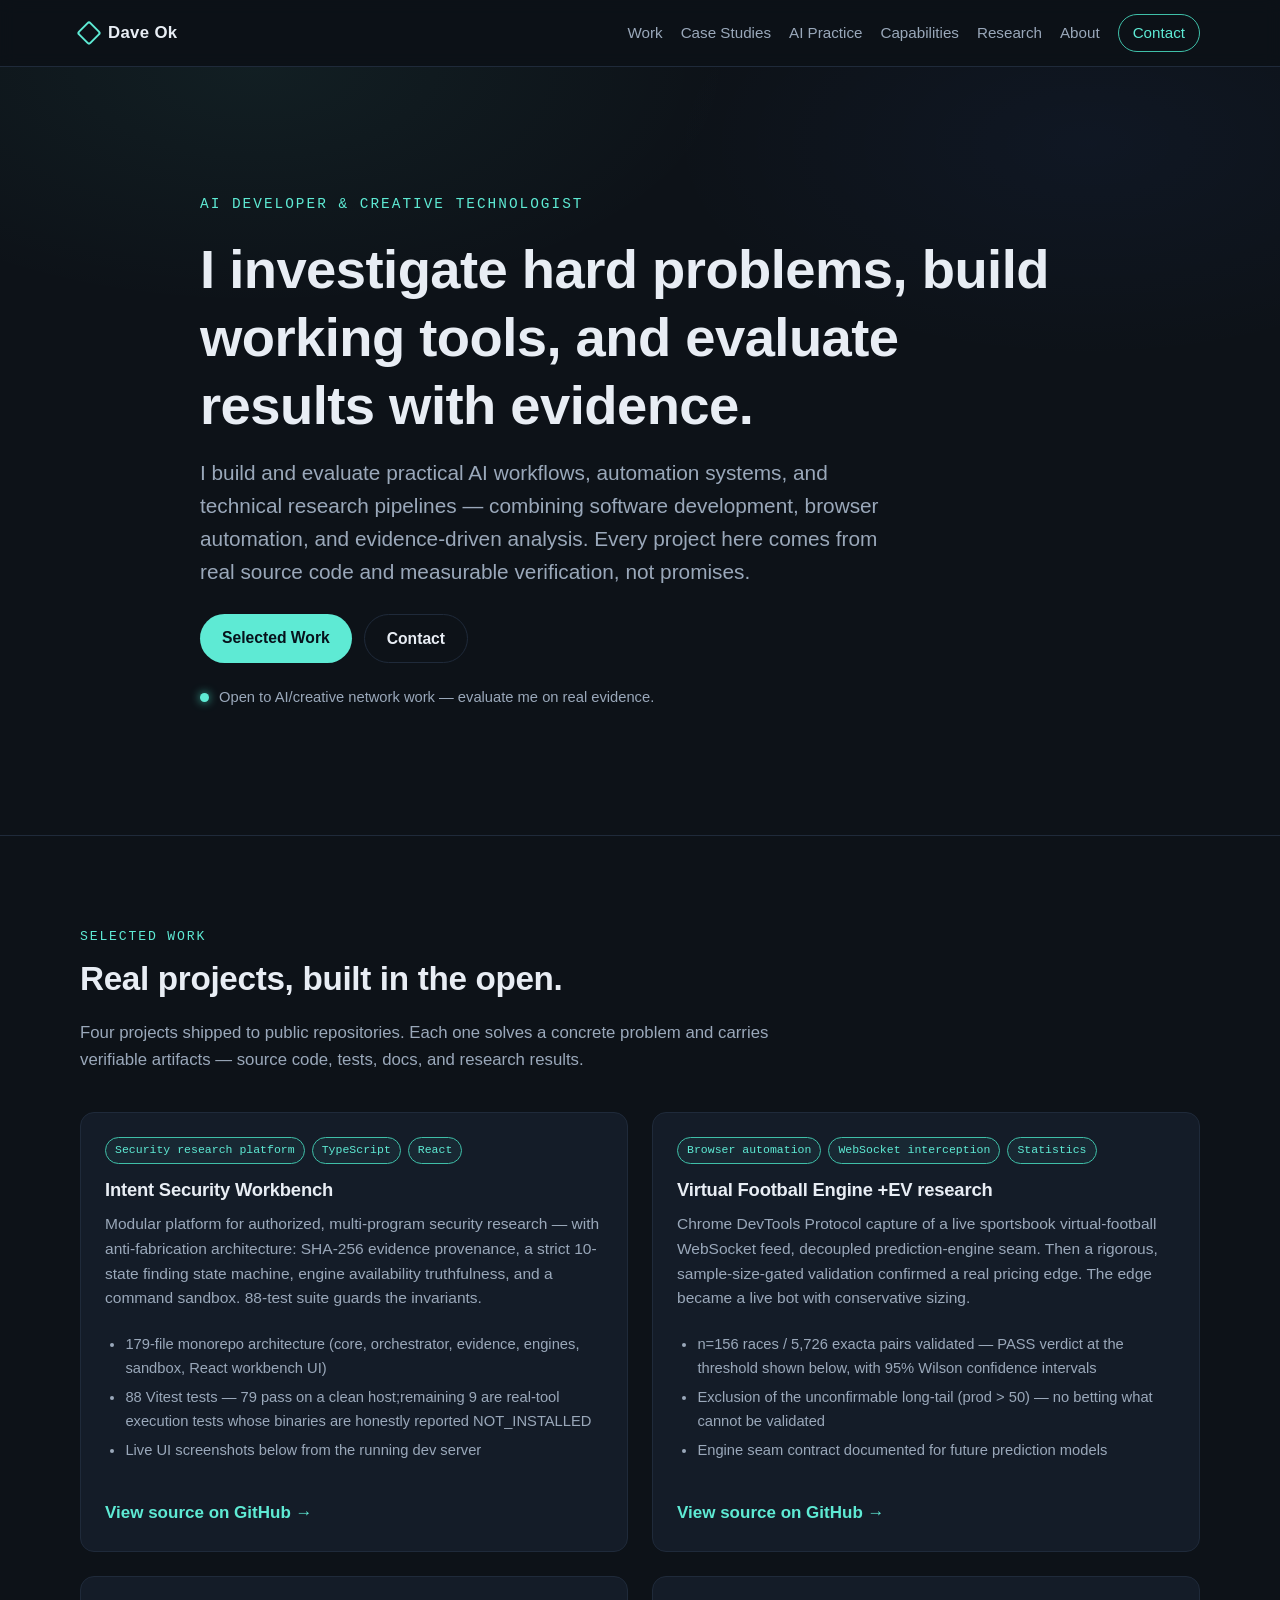
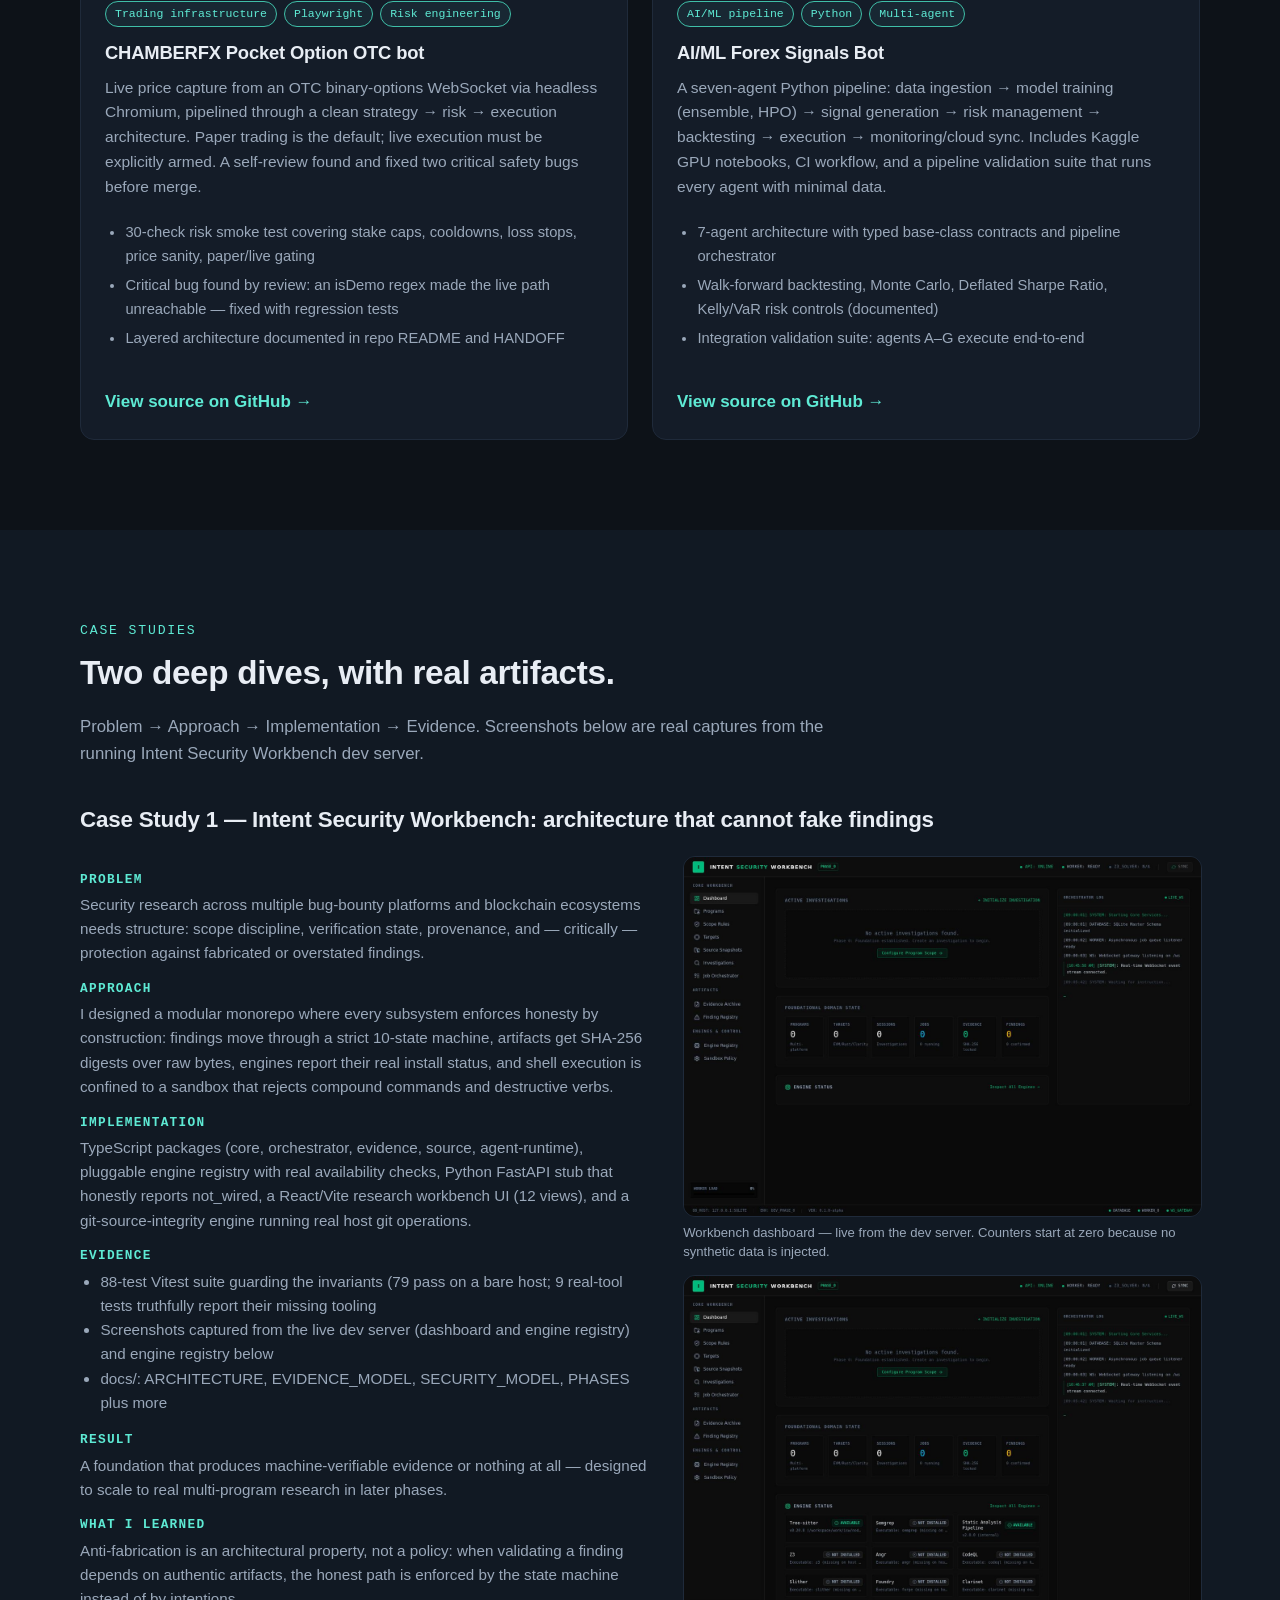
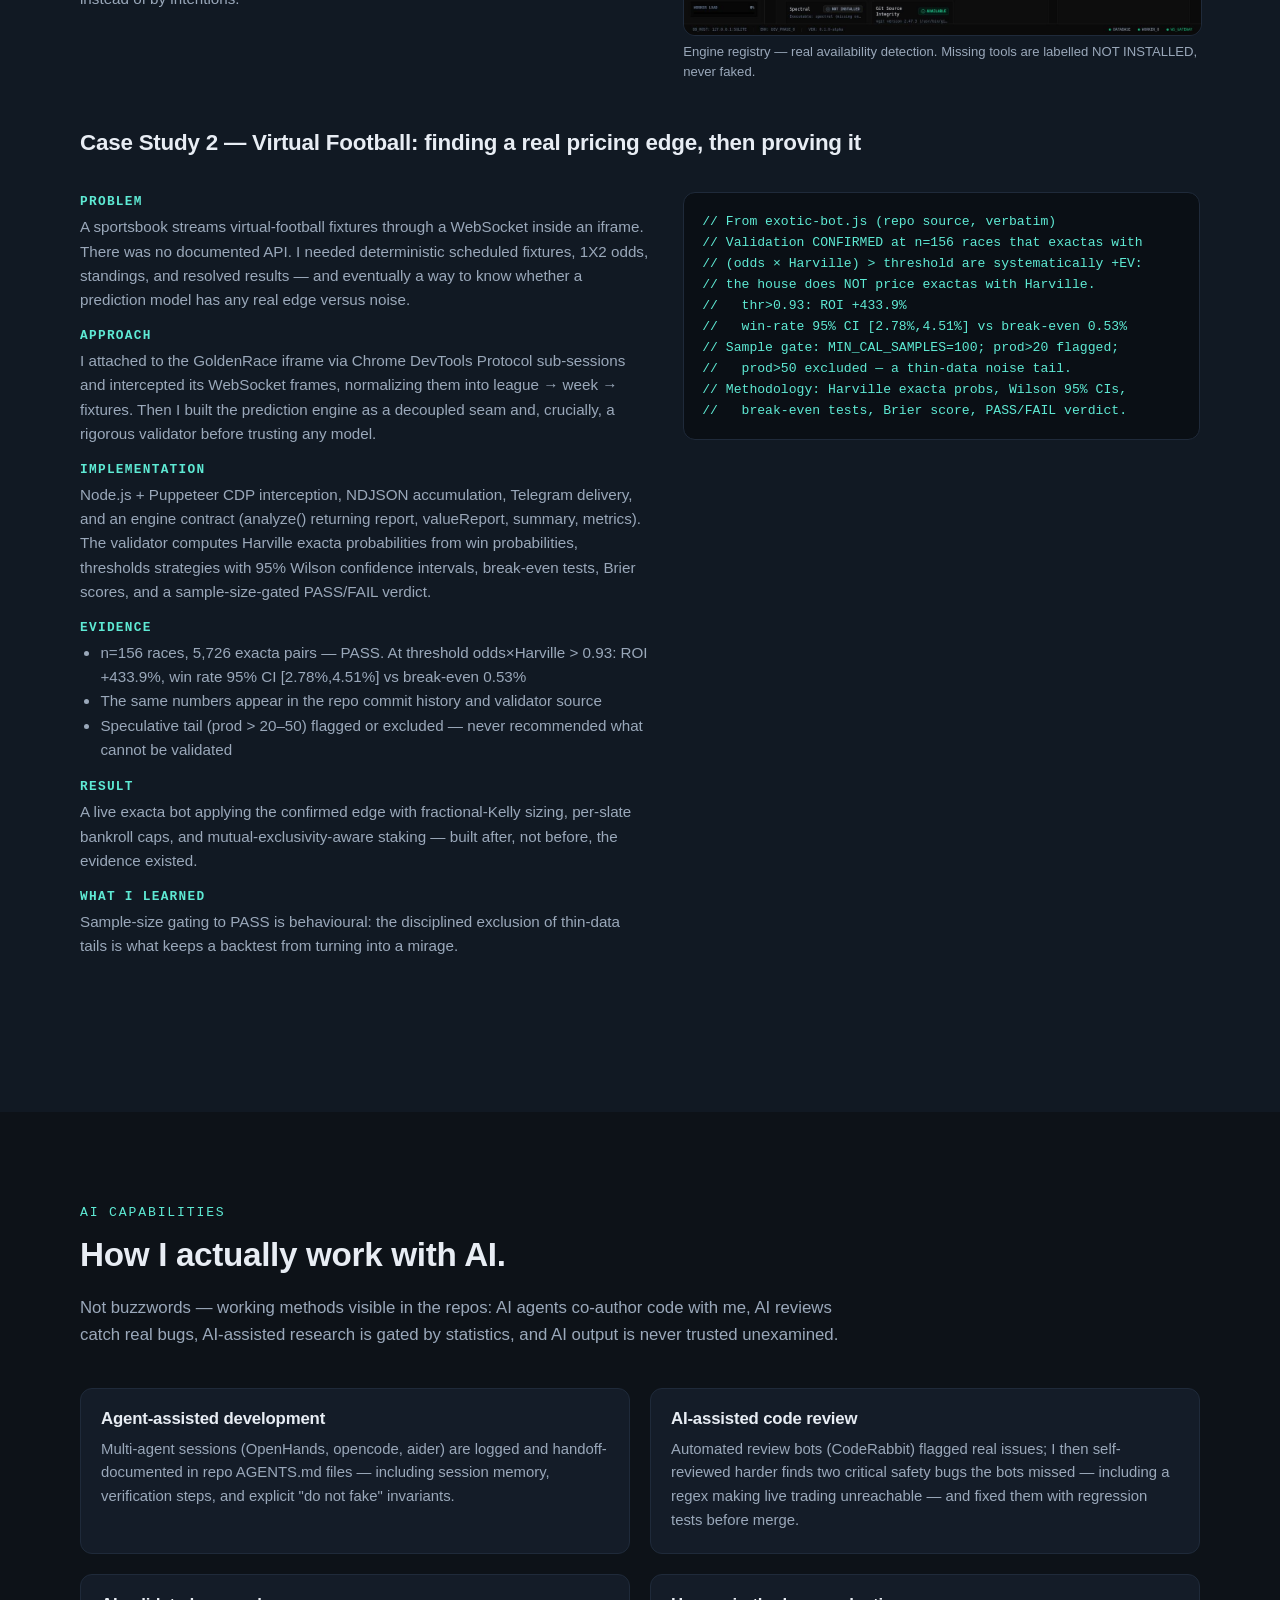
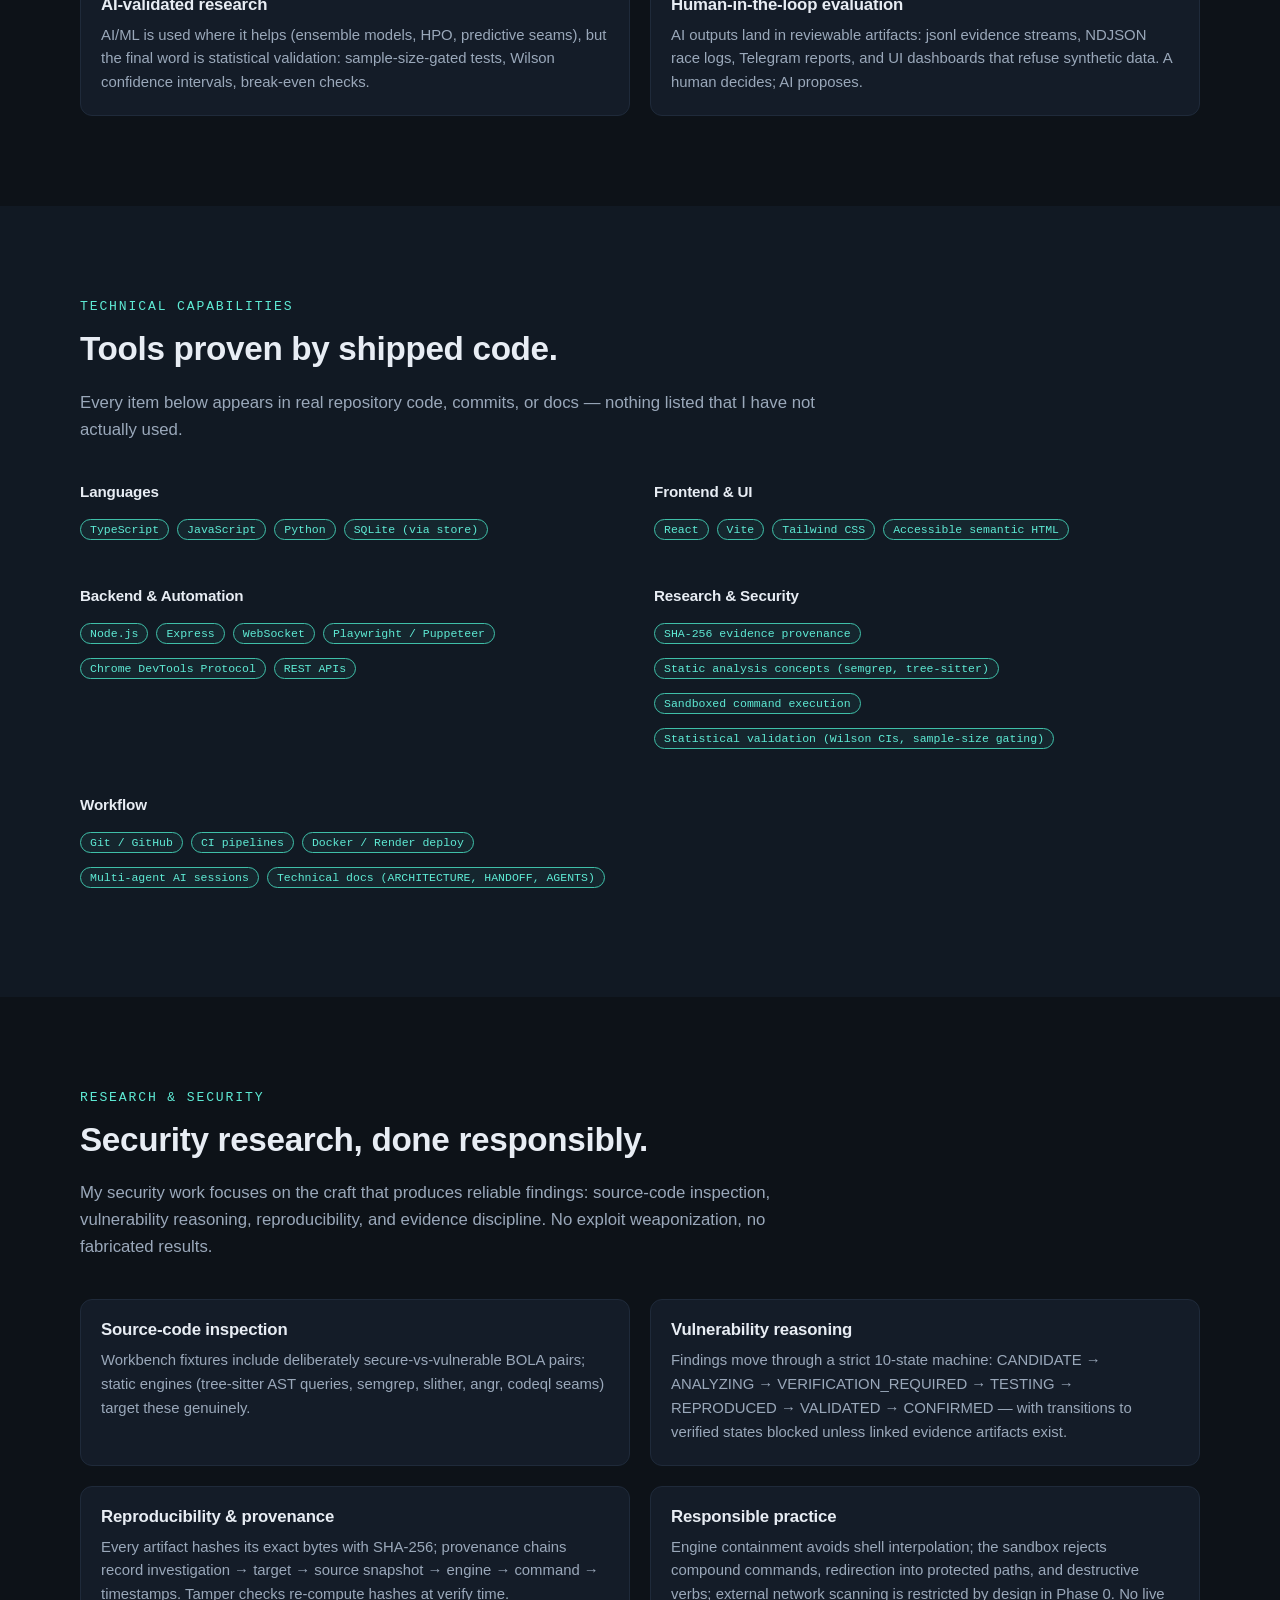
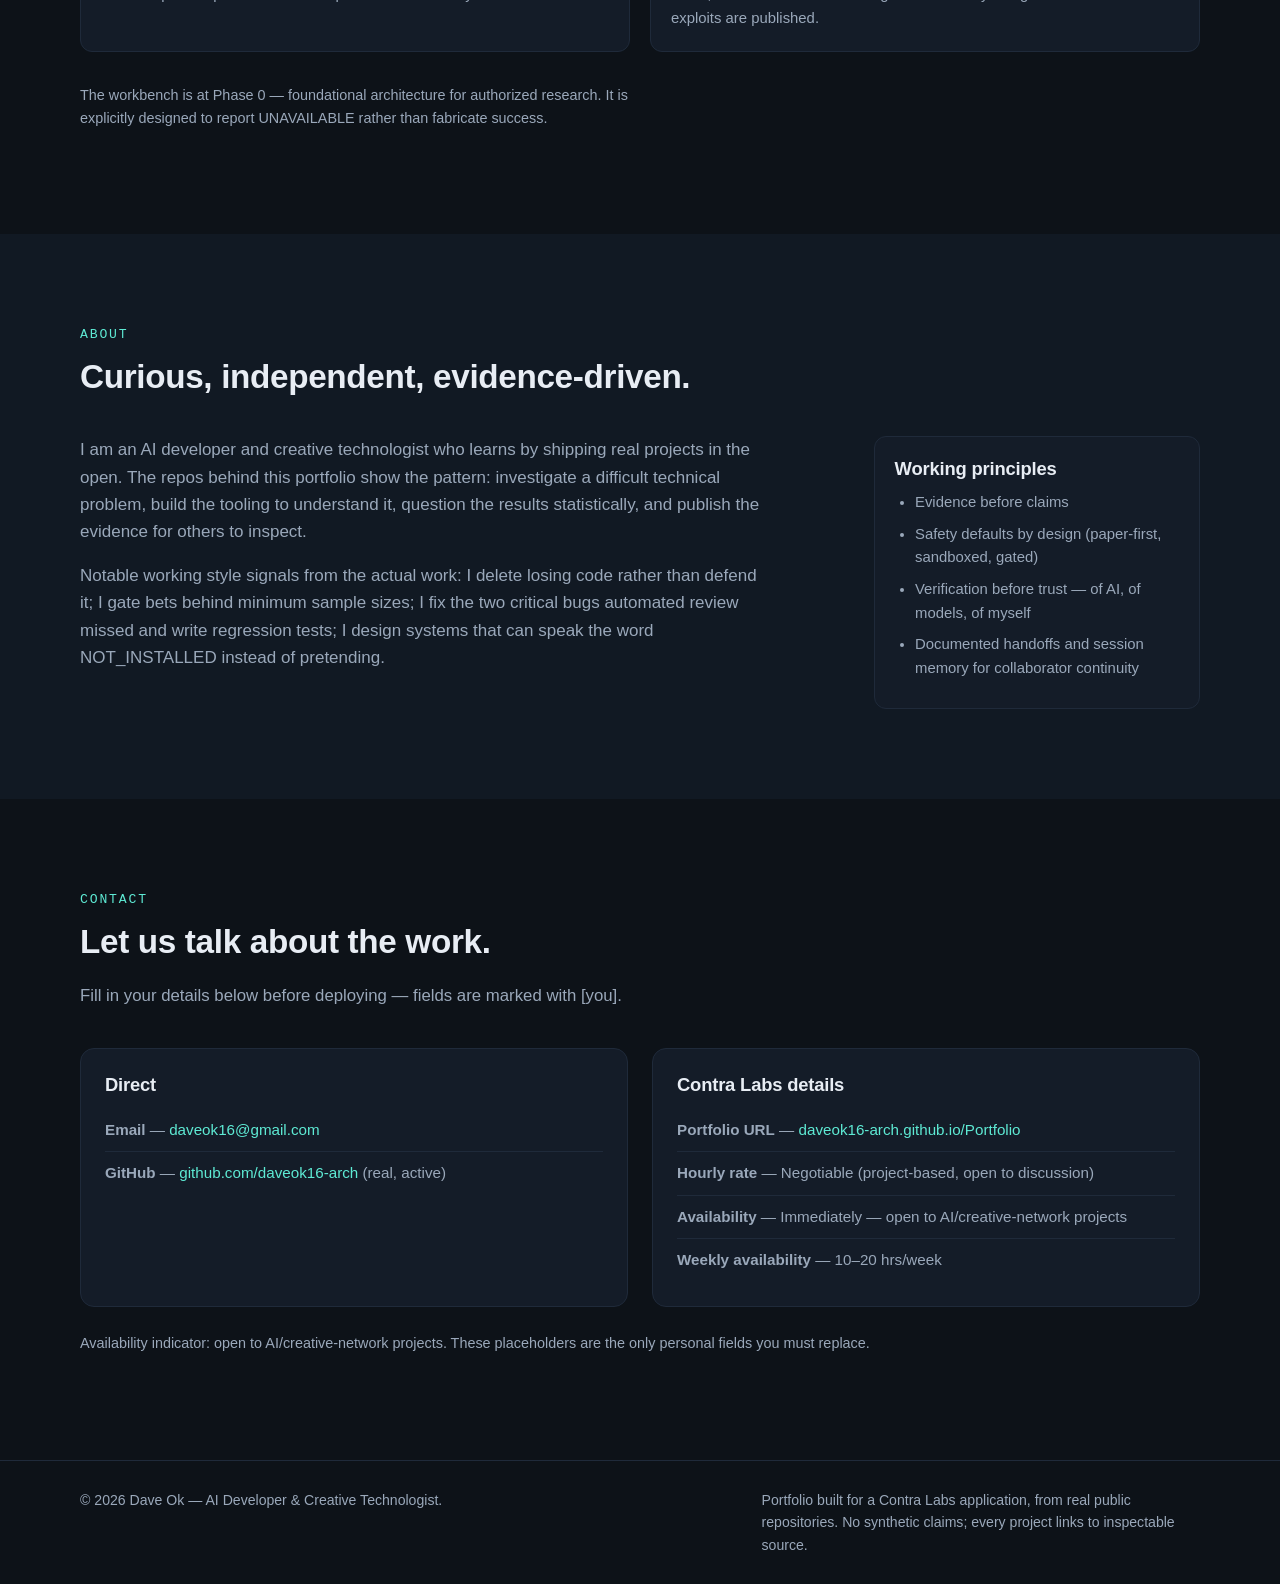
<file: index.html>
<!DOCTYPE html>
<html lang="en">
<head>
  <meta charset="UTF-8">
  <meta name="viewport" content="width=device-width, initial-scale=1">
  <title>Dave Ok — AI Developer &amp; Creative Technologist</title>
  <meta name="description" content="Portfolio of Dave Ok: AI developer and creative technologist building and evaluating practical AI workflows, automation tools, and technical systems. Evidence-driven research, browser automation, security research,and AI-assisted development.">
  <meta name="author" content="Dave Ok">
  <meta property="og:type" content="website">
  <meta property="og:title" content="Dave Ok — AI Developer &amp; Creative Technologist">
  <meta property="og:description" content="I build and evaluate practical AI workflows, automation tools,and technical systems — real projects, real evidence, clear thinking.">
  <meta property="og:image" content="https://daveok16-arch.github.io/Portfolio/assets/img/og-image.png">
  <meta property="og:url" content="https://daveok16-arch.github.io/Portfolio/">
  <meta name="twitter:card" content="summary_large_image">
  <link rel="canonical" href="https://daveok16-arch.github.io/Portfolio/">
  <link rel="icon" type="image/png" sizes="64x64" href="favicon.png">
  <link rel="stylesheet" href="assets/css/style.css">
  <script defer src="assets/js/main.js"></script>
</head>

<body>
  <a class="skip-link" href="#main">Skip to content</a>
  <header class="site-header">
    <div class="container header-inner">
      <a class="brand" href="#top" aria-label="Home">
        <span class="brand-mark" aria-hidden="true"></span>
        <span class="brand-name">Dave&nbsp;Ok</span>
      </a>
      <button class="nav-toggle" id="navToggle" aria-expanded="false" aria-controls="siteNav">
        <span class="sr-only">Menu</span>
        <span class="nav-toggle-bar"></span>
        <span class="nav-toggle-bar"></span>
        <span class="nav-toggle-bar"></span>
      </button>
      <nav class="site-nav" id="siteNav" aria-label="Primary">
        <a href="#work">Work</a>
        <a href="#case-studies">Case Studies</a>
        <a href="#ai">AI Practice</a>
        <a href="#capabilities">Capabilities</a>
        <a href="#research">Research</a>
        <a href="#about">About</a>
        <a class="nav-contact" href="#contact">Contact</a>
      </nav>
    </div>
  </header>
  <main id="main">
    <section class="hero" id="top">
      <div class="container hero-inner">
        <p class="hero-kicker">AI Developer &amp; Creative Technologist</p>
        <h1 class="hero-title">I investigate hard problems, build working tools, and evaluate results with evidence.</h1>
        <p class="hero-lede">I build and evaluate practical AI workflows, automation systems, and technical research pipelines — combining software development, browser automation, and evidence-driven analysis. Every project here comes from real source code and measurable verification, not promises.</p>
        <div class="hero-actions">
          <a class="btn btn-primary" href="#work">Selected Work</a>
          <a class="btn btn-secondary" href="#contact">Contact</a>
        </div>
        <div class="hero-meta">
          <span class="status-dot" aria-hidden="true"></span>
          <span>Open to AI/creative network work — evaluate me on real evidence.</span>
        </div>
      </div>
    </section>
    <section class="section" id="work">
      <div class="container">
        <header class="section-head">
          <p class="section-label">Selected Work</p>
          <h2>Real projects, built in the open.</h2>
          <p class="section-sub">Four projects shipped to public repositories. Each one solves a concrete problem and carries verifiable artifacts — source code, tests, docs, and research results.</p>
        </header>
        <div class="work-grid">

          <article class="card work-card">
            <div class="card-tags"><span class="tag">Security research platform</span><span class="tag">TypeScript</span><span class="tag">React</span></div>
            <h3>Intent Security Workbench</h3>
            <p>Modular platform for authorized, multi-program security research — with anti-fabrication architecture: SHA-256 evidence provenance, a strict 10-state finding state machine, engine availability truthfulness, and a command sandbox. 88-test suite guards the invariants.</p>
            <ul class="evidence-list">
              <li>179-file monorepo architecture (core, orchestrator, evidence, engines, sandbox, React workbench UI)</li>
              <li>88 Vitest tests — 79 pass on a clean host;remaining 9 are real-tool execution tests whose binaries are honestly reported NOT_INSTALLED</li>
              <li>Live UI screenshots below from the running dev server</li>
            </ul>
            <a class="card-link" href="https://github.com/daveok16-arch/Intent-Security-Workbench" rel="noopener" target="_blank">View source on GitHub<span aria-hidden="true"> →</span></a>
          </article>

          <article class="card work-card">
            <div class="card-tags"><span class="tag">Browser automation</span><span class="tag">WebSocket interception</span><span class="tag">Statistics</span></div>
            <h3>Virtual Football Engine +EV research</h3>
            <p>Chrome DevTools Protocol capture of a live sportsbook virtual-football WebSocket feed, decoupled prediction-engine seam. Then a rigorous, sample-size-gated validation confirmed a real pricing edge. The edge became a live bot with conservative sizing.</p>
            <ul class="evidence-list">
              <li>n=156 races / 5,726 exacta pairs validated — PASS verdict at the threshold shown below, with 95% Wilson confidence intervals</li>
              <li>Exclusion of the unconfirmable long-tail (prod &gt; 50) — no betting what cannot be validated</li>
              <li>Engine seam contract documented for future prediction models</li>
            </ul>
            <a class="card-link" href="https://github.com/daveok16-arch/virtual-football" rel="noopener" target="_blank">View source on GitHub<span aria-hidden="true"> →</span></a>
          </article>

          <article class="card work-card">
            <div class="card-tags"><span class="tag">Trading infrastructure</span><span class="tag">Playwright</span><span class="tag">Risk engineering</span></div>
            <h3>CHAMBERFX Pocket Option OTC bot</h3>
            <p>Live price capture from an OTC binary-options WebSocket via headless Chromium, pipelined through a clean strategy → risk → execution architecture. Paper trading is the default; live execution must be explicitly armed. A self-review found and fixed two critical safety bugs before merge.</p>
            <ul class="evidence-list">
              <li>30-check risk smoke test covering stake caps, cooldowns, loss stops, price sanity, paper/live gating</li>
              <li>Critical bug found by review: an isDemo regex made the live path unreachable — fixed with regression tests</li>
              <li>Layered architecture documented in repo README and HANDOFF</li>
            </ul>
            <a class="card-link" href="https://github.com/daveok16-arch/Chamberfx-pocket-option" rel="noopener" target="_blank">View source on GitHub<span aria-hidden="true"> →</span></a>
          </article>

          <article class="card work-card">
            <div class="card-tags"><span class="tag">AI/ML pipeline</span><span class="tag">Python</span><span class="tag">Multi-agent</span></div>
            <h3>AI/ML Forex Signals Bot</h3>
            <p>A seven-agent Python pipeline: data ingestion → model training (ensemble, HPO) → signal generation → risk management → backtesting → execution → monitoring/cloud sync. Includes Kaggle GPU notebooks, CI workflow, and a pipeline validation suite that runs every agent with minimal data.</p>
            <ul class="evidence-list">
              <li>7-agent architecture with typed base-class contracts and pipeline orchestrator</li>
              <li>Walk-forward backtesting, Monte Carlo, Deflated Sharpe Ratio, Kelly/VaR risk controls (documented)</li>
              <li>Integration validation suite: agents A–G execute end-to-end</li>
            </ul>
            <a class="card-link" href="https://github.com/daveok16-arch/forex-signals-bot-v3" rel="noopener" target="_blank">View source on GitHub<span aria-hidden="true"> →</span></a>
          </article>

        </div>
      </div>
    </section>
    <section class="section section-tint" id="case-studies">
      <div class="container">
        <header class="section-head">
          <p class="section-label">Case Studies</p>
          <h2>Two deep dives, with real artifacts.</h2>
          <p class="section-sub">Problem → Approach → Implementation → Evidence. Screenshots below are real captures from the running Intent Security Workbench dev server.</p>
        </header>

        <article class="case-study">
          <h3>Case Study 1 — Intent Security Workbench: architecture that cannot fake findings</h3>
          <div class="case-grid">
            <div class="case-text">
              <h4>Problem</h4>
              <p>Security research across multiple bug-bounty platforms and blockchain ecosystems needs structure: scope discipline, verification state, provenance, and — critically — protection against fabricated or overstated findings.</p>
              <h4>Approach</h4>
              <p>I designed a modular monorepo where every subsystem enforces honesty by construction: findings move through a strict 10-state machine, artifacts get SHA-256 digests over raw bytes, engines report their real install status, and shell execution is confined to a sandbox that rejects compound commands and destructive verbs.</p>
              <h4>Implementation</h4>
              <p>TypeScript packages (core, orchestrator, evidence, source, agent-runtime), pluggable engine registry with real availability checks, Python FastAPI stub that honestly reports not_wired, a React/Vite research workbench UI (12 views), and a git-source-integrity engine running real host git operations.</p>
              <h4>Evidence</h4>
              <ul>
                <li>88-test Vitest suite guarding the invariants (79 pass on a bare host; 9 real-tool tests truthfully report their missing tooling</li>
                <li>Screenshots captured from the live dev server (dashboard and engine registry) and engine registry below</li>
                <li>docs/: ARCHITECTURE, EVIDENCE_MODEL, SECURITY_MODEL, PHASES plus more</li>
              </ul>
              <h4>Result</h4>
              <p>A foundation that produces machine-verifiable evidence or nothing at all — designed to scale to real multi-program research in later phases.</p>
              <h4>What I learned</h4>
              <p>Anti-fabrication is an architectural property, not a policy: when validating a finding depends on authentic artifacts, the honest path is enforced by the state machine instead of by intentions.</p>
            </div>
            <div class="case-visuals">
              <figure>
                <img src="assets/img/workbench-dashboard.jpg" alt="Intent Security Workbench dashboard showing honest zero-state counters and live WebSocket log" width="1280" height="888" loading="lazy">
                <figcaption>Workbench dashboard — live from the dev server. Counters start at zero because no synthetic data is injected.</figcaption>
              </figure>
              <figure>
                <img src="assets/img/workbench-engines.jpg" alt="Engine registry listing tree-sitter AVAILABLE and other engines NOT INSTALLED with reasons" width="1280" height="888" loading="lazy">
                <figcaption>Engine registry — real availability detection. Missing tools are labelled NOT INSTALLED, never faked.</figcaption>
              </figure>
            </div>
          </div>
        </article>

        <article class="case-study">
          <h3>Case Study 2 — Virtual Football: finding a real pricing edge, then proving it</h3>
          <div class="case-grid">
            <div class="case-text">
              <h4>Problem</h4>
              <p>A sportsbook streams virtual-football fixtures through a WebSocket inside an iframe. There was no documented API. I needed deterministic scheduled fixtures, 1X2 odds, standings, and resolved results — and eventually a way to know whether a prediction model has any real edge versus noise.</p>
              <h4>Approach</h4>
              <p>I attached to the GoldenRace iframe via Chrome DevTools Protocol sub-sessions and intercepted its WebSocket frames, normalizing them into league → week → fixtures. Then I built the prediction engine as a decoupled seam and, crucially, a rigorous validator before trusting any model.</p>
              <h4>Implementation</h4>
              <p>Node.js + Puppeteer CDP interception, NDJSON accumulation, Telegram delivery, and an engine contract (analyze() returning report, valueReport, summary, metrics). The validator computes Harville exacta probabilities from win probabilities, thresholds strategies with 95% Wilson confidence intervals, break-even tests, Brier scores, and a sample-size-gated PASS/FAIL verdict.</p>
              <h4>Evidence</h4>
              <ul>
                <li>n=156 races, 5,726 exacta pairs — PASS. At threshold odds×Harville &gt; 0.93: ROI +433.9%, win rate 95% CI [2.78%,4.51%] vs break-even 0.53%</li>
                <li>The same numbers appear in the repo commit history and validator source</li>
                <li>Speculative tail (prod &gt; 20–50) flagged or excluded — never recommended what cannot be validated</li>
              </ul>
              <h4>Result</h4>
              <p>A live exacta bot applying the confirmed edge with fractional-Kelly sizing, per-slate bankroll caps, and mutual-exclusivity-aware staking — built after, not before, the evidence existed.</p>
              <h4>What I learned</h4>
              <p>Sample-size gating to PASS is behavioural: the disciplined exclusion of thin-data tails is what keeps a backtest from turning into a mirage.</p>
            </div>
            <div class="case-visuals">
              <figure>
                <pre class="validation-block">// From exotic-bot.js (repo source, verbatim)
// Validation CONFIRMED at n=156 races that exactas with
// (odds × Harville) &gt; threshold are systematically +EV:
// the house does NOT price exactas with Harville.
//   thr&gt;0.93: ROI +433.9%
//   win-rate 95% CI [2.78%,4.51%] vs break-even 0.53%
// Sample gate: MIN_CAL_SAMPLES=100; prod&gt;20 flagged;
//   prod&gt;50 excluded — a thin-data noise tail.
// Methodology: Harville exacta probs, Wilson 95% CIs,
//   break-even tests, Brier score, PASS/FAIL verdict.</pre>
              </figure>
            </div>
          </div>
        </article>
      </div>
    </section>
    <section class="section" id="ai">
      <div class="container">
        <header class="section-head">
          <p class="section-label">AI Capabilities</p>
          <h2>How I actually work with AI.</h2>
          <p class="section-sub">Not buzzwords — working methods visible in the repos: AI agents co-author code with me, AI reviews catch real bugs, AI-assisted research is gated by statistics, and AI output is never trusted unexamined.</p>
        </header>
        <div class="ai-grid">
          <div class="ai-item">
            <h3>Agent-assisted development</h3>
            <p>Multi-agent sessions (OpenHands, opencode, aider) are logged and handoff-documented in repo AGENTS.md files — including session memory, verification steps, and explicit "do not fake" invariants.</p>
          </div>
          <div class="ai-item">
            <h3>AI-assisted code review</h3>
            <p>Automated review bots (CodeRabbit) flagged real issues; I then self-reviewed harder finds two critical safety bugs the bots missed — including a regex making live trading unreachable — and fixed them with regression tests before merge.</p>
          </div>
          <div class="ai-item">
            <h3>AI-validated research</h3>
            <p>AI/ML is used where it helps (ensemble models, HPO, predictive seams), but the final word is statistical validation: sample-size-gated tests, Wilson confidence intervals, break-even checks.</p>
          </div>
          <div class="ai-item">
            <h3>Human-in-the-loop evaluation</h3>
            <p>AI outputs land in reviewable artifacts: jsonl evidence streams, NDJSON race logs, Telegram reports, and UI dashboards that refuse synthetic data. A human decides; AI proposes.</p>
          </div>
        </div>
      </div>
    </section>
    <section class="section section-tint" id="capabilities">
      <div class="container">
        <header class="section-head">
          <p class="section-label">Technical Capabilities</p>
          <h2>Tools proven by shipped code.</h2>
          <p class="section-sub">Every item below appears in real repository code, commits, or docs — nothing listed that I have not actually used.</p>
        </header>
        <div class="skills-wrap">
          <div class="skill-group">
            <h3>Languages</h3>
            <ul class="tag-list">
              <li><span class="tag">TypeScript</span></li><li><span class="tag">JavaScript</span></li><li><span class="tag">Python</span></li><li><span class="tag">SQLite (via store)</span></li>
            </ul>
          </div>
          <div class="skill-group">
            <h3>Frontend &amp; UI</h3>
            <ul class="tag-list">
              <li><span class="tag">React</span></li><li><span class="tag">Vite</span></li><li><span class="tag">Tailwind CSS</span></li><li><span class="tag">Accessible semantic HTML</span></li>
            </ul>
          </div>
          <div class="skill-group">
            <h3>Backend &amp; Automation</h3>
            <ul class="tag-list">
              <li><span class="tag">Node.js</span></li><li><span class="tag">Express</span></li><li><span class="tag">WebSocket</span></li><li><span class="tag">Playwright / Puppeteer</span></li><li><span class="tag">Chrome DevTools Protocol</span></li><li><span class="tag">REST APIs</span></li>
            </ul>
          </div>
          <div class="skill-group">
            <h3>Research &amp; Security</h3>
            <ul class="tag-list">
              <li><span class="tag">SHA-256 evidence provenance</span></li><li><span class="tag">Static analysis concepts (semgrep, tree-sitter)</span></li><li><span class="tag">Sandboxed command execution</span></li><li><span class="tag">Statistical validation (Wilson CIs, sample-size gating)</span></li>
            </ul>
          </div>
          <div class="skill-group">
            <h3>Workflow</h3>
            <ul class="tag-list">
              <li><span class="tag">Git / GitHub</span></li><li><span class="tag">CI pipelines</span></li><li><span class="tag">Docker / Render deploy</span></li><li><span class="tag">Multi-agent AI sessions</span></li><li><span class="tag">Technical docs (ARCHITECTURE, HANDOFF, AGENTS)</span></li>
            </ul>
          </div>
        </div>
      </div>
    </section>
    <section class="section" id="research">
      <div class="container">
        <header class="section-head">
          <p class="section-label">Research &amp; Security</p>
          <h2>Security research, done responsibly.</h2>
          <p class="section-sub">My security work focuses on the craft that produces reliable findings: source-code inspection, vulnerability reasoning, reproducibility, and evidence discipline. No exploit weaponization, no fabricated results.</p>
        </header>
        <div class="research-grid">
          <div class="research-item">
            <h3>Source-code inspection</h3>
            <p>Workbench fixtures include deliberately secure-vs-vulnerable BOLA pairs; static engines (tree-sitter AST queries, semgrep, slither, angr, codeql seams) target these genuinely.</p>
          </div>
          <div class="research-item">
            <h3>Vulnerability reasoning</h3>
            <p>Findings move through a strict 10-state machine: CANDIDATE → ANALYZING → VERIFICATION_REQUIRED → TESTING → REPRODUCED → VALIDATED → CONFIRMED — with transitions to verified states blocked unless linked evidence artifacts exist.</p>
          </div>
          <div class="research-item">
            <h3>Reproducibility &amp; provenance</h3>
            <p>Every artifact hashes its exact bytes with SHA-256; provenance chains record investigation → target → source snapshot → engine → command → timestamps. Tamper checks re-compute hashes at verify time.</p>
          </div>
          <div class="research-item">
            <h3>Responsible practice</h3>
            <p>Engine containment avoids shell interpolation; the sandbox rejects compound commands, redirection into protected paths, and destructive verbs; external network scanning is restricted by design in Phase 0. No live exploits are published.</p>
          </div>
        </div>
        <p class="research-note">The workbench is at Phase 0 — foundational architecture for authorized research. It is explicitly designed to report UNAVAILABLE rather than fabricate success.</p>
      </div>
    </section>
    <section class="section section-tint" id="about">
      <div class="container">
        <header class="section-head">
          <p class="section-label">About</p>
          <h2>Curious, independent, evidence-driven.</h2>
        </header>
        <div class="about-grid">
          <div class="about-text">
            <p>I am an AI developer and creative technologist who learns by shipping real projects in the open. The repos behind this portfolio show the pattern: investigate a difficult technical problem, build the tooling to understand it, question the results statistically, and publish the evidence for others to inspect.</p>
            <p>Notable working style signals from the actual work: I delete losing code rather than defend it; I gate bets behind minimum sample sizes; I fix the two critical bugs automated review missed and write regression tests; I design systems that can speak the word NOT_INSTALLED instead of pretending.</p>
          </div>
          <div class="about-facts">
            <h3>Working principles</h3>
            <ul>
              <li>Evidence before claims</li>
              <li>Safety defaults by design (paper-first, sandboxed, gated)</li>
              <li>Verification before trust — of AI, of models, of myself</li>
              <li>Documented handoffs and session memory for collaborator continuity</li>
            </ul>
          </div>
        </div>
      </div>
    </section>
    <section class="section" id="contact">
      <div class="container">
        <header class="section-head">
          <p class="section-label">Contact</p>
          <h2>Let us talk about the work.</h2>
          <p class="section-sub">Fill in your details below before deploying — fields are marked with [you].</p>
        </header>
        <div class="contact-grid">
          <div class="contact-card card">
            <h3>Direct</h3>
            <ul class="contact-list">
              <li><strong>Email</strong> — <a href="mailto:daveok16@gmail.com">daveok16@gmail.com</a></li>
              <li><strong>GitHub</strong> — <a href="https://github.com/daveok16-arch" rel="noopener" target="_blank">github.com/daveok16-arch</a> (real, active)</li>
            </ul>
          </div>
          <div class="contact-card card">
            <h3>Contra Labs details</h3>
            <ul class="contact-list">
              <li><strong>Portfolio URL</strong> — <a href="https://daveok16-arch.github.io/Portfolio/" rel="noopener" target="_blank">daveok16-arch.github.io/Portfolio</a></li>
              <li><strong>Hourly rate</strong> — Negotiable (project-based, open to discussion)</li>
              <li><strong>Availability</strong> — Immediately — open to AI/creative-network projects</li>
              <li><strong>Weekly availability</strong> — 10–20 hrs/week</li>
            </ul>
          </div>
        </div>
        <p class="contact-note">Availability indicator: open to AI/creative-network projects. These placeholders are the only personal fields you must replace.</p>
      </div>
    </section>
  </main>

  <footer class="site-footer">
    <div class="container footer-inner">
      <p>© <span id="year">2026</span> Dave Ok — AI Developer &amp; Creative Technologist.</p>
      <p class="footer-note">Portfolio built for a Contra Labs application, from real public repositories. No synthetic claims; every project links to inspectable source.</p>
    </div>
  </footer>
</body>
</html>
</file>
<file: assets/css/style.css>
:root {
  --bg: #0d1218;
  --bg-soft: #111923;
  --bg-card: #141c28;
  --line: #1f2a3a;
  --text: #e8edf4;
  --muted: #9aa8ba;
  --accent: #5eead4;
  --accent-dim: #3fbfa8;
  --radius: 14px;
  --maxw: 1120px;
  --font-sans: -apple-system,BlinkMacSystemFont,"Segoe UI",Roboto,Helvetica,Arial,sans-serif;
  --font-mono: ui-monospace,SFMono-Regular,Menlo,Consolas,monospace;
}
*
  box-sizing: border-box;
}
html {
  scroll-behavior: smooth;
  scroll-padding-top: 84px;
}
body {
  margin: 0;
  background: var(--bg);
  color: var(--text);
  font-family: var(--font-sans);
  font-size: 17px;
  line-height: 1.6;
  -webkit-font-smoothing: antialiased;
}
img {
  max-width: 100%;
  height: auto;
  display: block;
}
a {
  color: var(--accent);
  text-decoration: none;
}
a:hover { text-decoration: underline; }
h1,h2,h3,h4 {
  line-height: 1.25;
  margin: 0 0 .6em;
  letter-spacing: -0.01em;
}
h1 { font-size: clamp(2rem,4.5vw,3.4rem); }
h2 { font-size: clamp(1.5rem,2.6vw,2.3rem); }
h3 { font-size: 1.15rem; }
h4 { font-size: 1rem; }
p { margin:  0 0 1em; }
ul { margin:  0 0 1em; padding-left: 1.2em; }
.container {
  max-width: var(--maxw);
  margin-inline: auto;
  padding-inline: 24px;
}

.sr-only {
  position: absolute;
  width: 1px; height: 1px;
  padding: 0; margin: -1px;
  overflow: hidden;
  clip: rect(0,0,0,0);
  white-space: nowrap;
  border: ;
}
.skip-link {
  position: fixed;
  top: -48px; left: 16px;
  z-index: 200;
  background: var(--accent); color: #06121a;
  padding: 8px 14px;
  border-radius: 8px;
  font-weight: 600;
  transition: top .2s ease;
}
.skip-link:focus { top: 12px; }

/* Header */
.site-header {
  position: sticky; top: 0; z-index: 100;
  background: rgba(13,18,24,0.92);
  backdrop-filter: blur(8px);
  border-bottom: 1px solid var(--line);
}
.header-inner {
  display: flex;
  align-items: center;
  justify-content: space-between;
  gap: 16px;
  padding-block: 14px;
}
.brand {
  display: inline-flex; align-items: center; gap: 10px;
  color: var(--text); font-weight: 700; font-size: 1.05rem;
}
.brand-mark {
  width: 14px; height: 14px;
  display: inline-block;
  transform: rotate(45deg);
  border: 2px solid var(--accent);
  border-radius: 3px;
}
.brand:hover { text-decoration: none; }
.brand-name { letter-spacing: 0.02em; }

/* Nav */
.site-nav {
  display: flex;
  align-items: center;
  gap:  18px;
  flex-wrap: wrap;
}
.site-nav a {
  color: var(--muted); font-size: 0.95rem;
}
.site-nav a:hover { color: var(--text); text-decoration: none; }
.site-nav .nav-contact {
  color: var(--accent);
  border: 1px solid var(--accent-dim);
  padding: 6px 14px; border-radius: 999px;
}
.nav-toggle {
  display: none;
  background: none; border: 0; cursor: pointer;
  padding: 8px; gap:  5px;
}
.nav-toggle-bar {
  display: block; width: 20px; height: 2px;
  background: var(--text); border-radius: 2px;
}

/* Hero */
.hero {
  position: relative;
  padding-block: clamp(88px,14vh,150px);
  border-bottom: 1px solid var(--line);
  background:
    radial-gradient(800px 400px at 20% 0%,rgba(94,234,212,0.06),transparent 60%),
    radial-gradient(700px 360px at 85% 10%,rgba(64,120,255,0.05),transparent 60%),
    var(--bg);
}
.hero-inner { max-width: 880px; }
.hero-kicker {
  font-family: var(--font-mono);
  font-size: 0.9rem;
  color: var(--accent);
  text-transform: uppercase;
  letter-spacing: 0.14em;
  margin-bottom: 1.2rem;
}
.hero-title { margin-bottom: 1rem; }
.hero-lede {
  font-size: clamp(1.05rem,1.8vw,1.3rem);
  color: var(--muted);
  max-width: 60ch;
}
.hero-actions { display: flex; gap: 12px; margin-top: 1.6rem; flex-wrap: wrap; }
.btn {
  display: inline-block;
  padding: 11px 22px;
  border-radius: 999px;
  font-weight: 600;
  font-size: 0.98rem;
}
.btn-primary { background: var(--accent); color: #06121b; }
.btn-primary:hover { background: var(--accent-dim); text-decoration: none; }
.btn-secondary {
  border: 1px solid var(--line); color: var(--text);
}
.btn-secondary:hover { border-color: var(--accent-dim); text-decoration: none; }
.hero-meta {
  margin-top: 1.4rem;
  display: flex; align-items: center; gap: 10px;
  color: var(--muted); font-size: 0.92rem;
}
.status-dot {
  width: 9px; height: 9px; border-radius: 50%;
  background: var(--accent);
  box-shadow: 0 0 10px var(--accent-dim);
  display: inline-block;
}

/* Sections */
.section { padding-block: clamp(64px,10vh,110px); }
.section-tint { background: var(--bg-soft); }
.section-head { max-width: 760px; margin-bottom: 2.4rem; }
.section-label {
  font-family: var(--font-mono);
  font-size: 0.82rem;
  color: var(--accent);
  text-transform: uppercase;
  letter-spacing: 0.14em;
  margin-bottom: 0.7rem;
}
.section-sub { color: var(--muted); font-size: 1.05rem; }

/* Work grid */
.work-grid { display: grid; grid-template-columns: repeat(2,1fr); gap:  24px; }
.card {
  background: var(--bg-card);
  border: 1px solid var(--line);
  border-radius: var(--radius);
  padding: 24px;
}
.work-card { display: flex; flex-direction: column; }
.work-card h3 { margin-top: 0.9rem; }
.work-card p { color: var(--muted); font-size: 0.97rem; }
.card-tags { display: flex; flex-wrap: wrap; gap:  7px; }
.tag {
  font-family: var(--font-mono);
  font-size: 0.72rem;
  color: var(--accent);
  border: 1px solid var(--accent-dim);
  border-radius: 999px;
  padding: 3px 9px;
  background: rgba(94,234,212,0.06);
}
.evidence-list { margin-top: 0.4rem; }
.evidence-list li { color: var(--muted); font-size: 0.92rem; margin-bottom: 0.4em; }
.card-link { margin-top: auto; padding-top: 14px; font-weight: 600; }

/* Case studies */
.case-study { margin-bottom: 3rem; }
.case-study h3 { font-size: 1.4rem; margin-bottom: 1.4rem; }
.case-grid { display: grid; grid-template-columns: 1.05fr 0.95fr; gap:  32px;
  align-items: start; }
.case-text h4 {
  font-family: var(--font-mono);
  font-size: 0.8rem;
  color: var(--accent);
  text-transform: uppercase;
  letter-spacing: 0.1em;
  margin: 1.2em 0 0.4em;
}
.case-text p, .case-text li { color: var(--muted); font-size: 0.95rem; }
.case-visuals { display: grid; gap:  14px; }
.case-visuals figure { margin: 0; }
.case-visuals img { border: 1px solid var(--line); border-radius: 12px; }
.case-visuals figcaption {
  font-size: 0.82rem; color: var(--muted);
  margin-top: 0.5em; line-height: 1.45;
}
.validation-block {
  background: #0a0f15;
  border: 1px solid var(--line);
  border-radius: 12px;
  padding: 18px;
  font-family: var(--font-mono);
  font-size: 0.82rem;
  color: var(--accent);
  overflow-x: auto;
}

/* AI grid */
.ai-grid { display: grid; grid-template-columns: repeat(2,1fr); gap:  20px; }
.ai-item { background: var(--bg-card); border: 1px solid var(--line); border-radius: 12px; padding: 20px; }
.ai-item h3 { margin-bottom: 0.5rem; font-size: 1.05rem; }
.ai-item p { color: var(--muted); font-size: 0.93rem; margin-bottom: 0; }

/* Skills */
.skills-wrap { display: grid; grid-template-columns: repeat(2,1fr); gap:  28px; }
.skill-group h3 { font-size: 0.95rem; margin-bottom: 0.8rem; color: var(--text); }
.tag-list { list-style: none; padding: 0; display: flex; flex-wrap: wrap; gap:  8px; }
/* Research */
.research-grid { display: grid; grid-template-columns: repeat(2,1fr); gap:  20px; }
.research-item { background: var(--bg-card); border: 1px solid var(--line); border-radius: 12px; padding: 20px; }
.research-item h3 { margin-bottom: 0.5rem; font-size: 1.05rem; }
.research-item p { color: var(--muted); font-size: 0.93rem; margin-bottom: 0; }
.research-note { margin-top: 2rem; color: var(--muted); font-size: 0.9rem; max-width: 70ch; }

/* About */
.about-grid { display: grid; grid-template-columns: 1.4fr 0.6fr; gap:  32px; }
.about-text p { color: var(--muted); max-width: 72ch; }
.about-facts { background: var(--bg-card); border: 1px solid var(--line); border-radius: 12px; padding: 20px; }
.about-facts ul { margin-bottom: 0; }
.about-facts li { color: var(--muted); font-size: 0.93rem; margin-bottom: 0.5em; }

/* Contact */
.contact-grid { display: grid; grid-template-columns: repeat(2,1fr); gap:  24px; }
.contact-list { list-style: none; padding: 0; margin-bottom: 0; }
.contact-list li { padding: 0.6em 0; border-bottom: 1px solid var(--line); font-size: 0.95rem; color: var(--muted); }
.contact-list li:last-child { border-bottom: 0; }
.placeholder { color: var(--accent-dim); font-family: var(--font-mono); font-size: 0.9em; }
.contact-card h3 { margin-bottom: 0.8rem; }
.contact-note { margin-top: 1.6rem; color: var(--muted); font-size: 0.9rem; }

/* Footer */
.site-footer { border-top: 1px solid var(--line); padding-block: 28px; }
.footer-inner { display: flex; justify-content: space-between; gap:  20px; flex-wrap: wrap; }
.site-footer p { margin: 0; color: var(--muted); font-size: 0.88rem; }
.footer-note { max-width: 56ch; }

/* Responsive */
@media (max-width: 900px) {
  .work-grid, .ai-grid, .research-grid, .contact-grid, .skills-wrap { grid-template-columns: 1fr; }
  .case-grid, .about-grid { grid-template-columns: 1fr; }
}
@media (max-width: 720px) {
  .nav-toggle { display: block; }
  .site-nav {
    display: none;
    position: absolute;
    top: 100%; left: 0; right: 0;
    background: var(--bg);
    border-bottom: 1px solid var(--line);
    flex-direction: column;
    align-items: stretch;
    padding: 12px 24px 20px;
    gap: 4px;
  }
  .site-nav.open { display: flex; }
  .site-nav a { display: block; padding: 10px 4px; font-size: 1rem; }
  .site-nav .nav-contact { border:  0; padding: 10px 4px; }
  .hero { padding-block: 72px; }
  .section { padding-block: 56px; }
  .hero-actions .btn { width: 100%; text-align: center; }
}
@media (prefers-reduced-motion: reduce) {
  html { scroll-behavior: auto; }
}

/* Focus */
:focus-visible { outline: 2px solid var(--accent); outline-offset: 2px; }

/* Print */
@media print {
  .site-header, .site-footer, .nav-toggle { display: none; }
  body { background: #fff; color: #000; }
}
</file>
